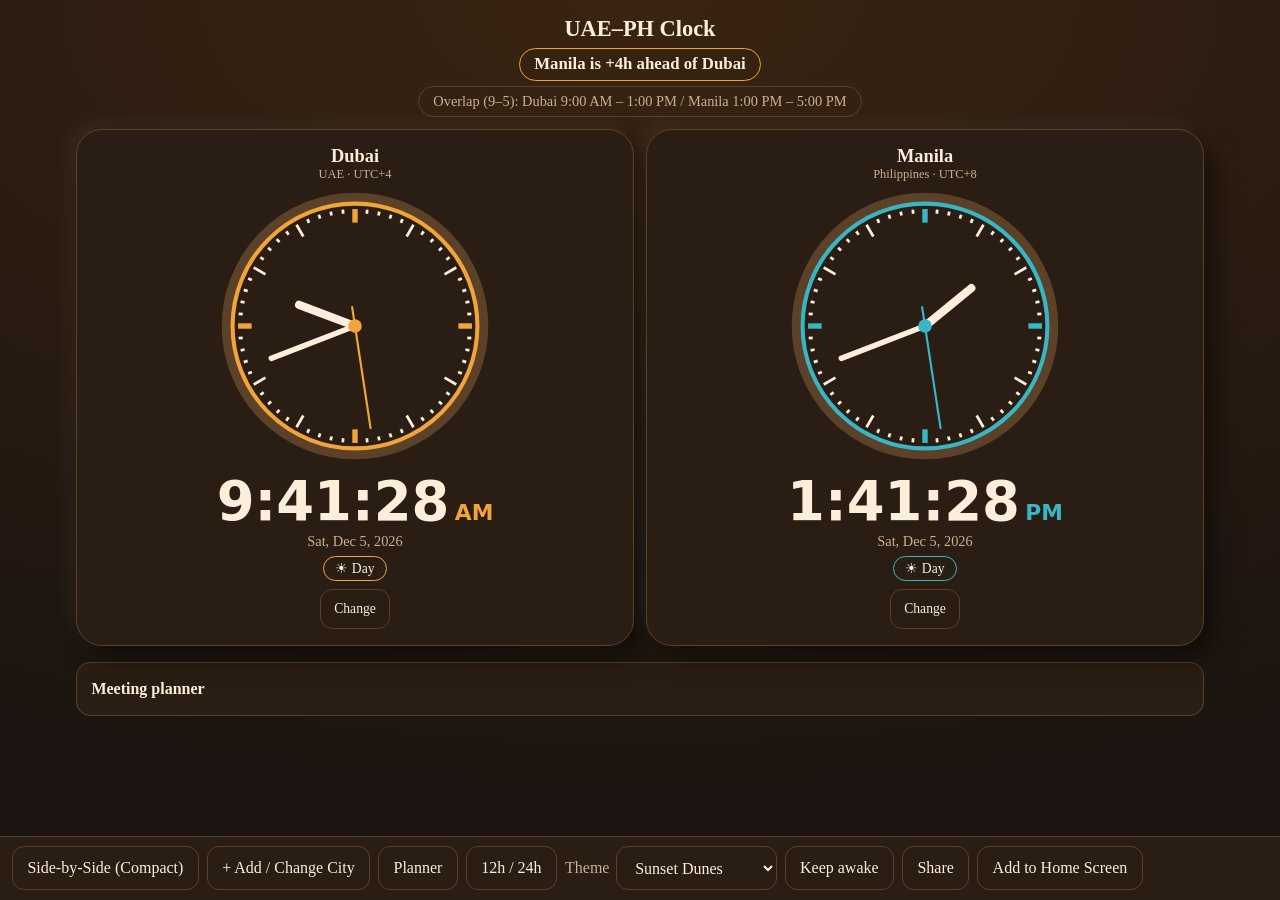
<file: index.html>
<!doctype html>
<html lang="en">
<head>
<meta charset="utf-8">
<meta name="viewport" content="width=device-width, initial-scale=1, viewport-fit=cover">
<title>UAE–PH Clock · Dubai and Manila time</title>
<meta name="description" content="Live UAE (GST, UTC+4) and Philippine (PHT, UTC+8) time side by side. Works offline.">
<meta name="theme-color" content="#1b1410">
<meta name="apple-mobile-web-app-capable" content="yes">
<meta name="mobile-web-app-capable" content="yes">
<meta name="apple-mobile-web-app-status-bar-style" content="black-translucent">
<meta name="apple-mobile-web-app-title" content="UAE-PH Clock">
<link rel="manifest" href="manifest.webmanifest">
<link rel="icon" href="favicon.svg" type="image/svg+xml">
<link rel="icon" href="favicon.ico" sizes="any">
<link rel="icon" type="image/png" sizes="32x32" href="icons/favicon-32x32.png">
<link rel="icon" type="image/png" sizes="16x16" href="icons/favicon-16x16.png">
<link rel="apple-touch-icon" href="apple-touch-icon.png">
<link rel="canonical" href="https://esp046-cyber.github.io/uae-ph-clock/">
<meta property="og:site_name" content="UAE–PH Clock">
<meta property="og:image:alt" content="Two analog clocks showing Dubai and Manila time">
<meta name="twitter:image:alt" content="Two analog clocks showing Dubai and Manila time">
<meta property="og:type" content="website">
<meta property="og:title" content="UAE–PH Clock">
<meta property="og:description" content="Dubai and Manila time, side by side. Install it, use it offline.">
<meta property="og:url" content="https://esp046-cyber.github.io/uae-ph-clock/">
<meta property="og:image" content="https://esp046-cyber.github.io/uae-ph-clock/assets/og-image.png?v=2">
<meta property="og:image:width" content="1200"><meta property="og:image:height" content="630">
<meta name="twitter:card" content="summary_large_image">
<meta name="twitter:title" content="UAE–PH Clock">
<meta name="twitter:description" content="Dubai and Manila time, side by side.">
<meta name="twitter:image" content="https://esp046-cyber.github.io/uae-ph-clock/assets/og-image.png?v=2">
<script>try{var s=JSON.parse(localStorage.getItem("uaeph")||"{}");document.documentElement.dataset.theme=s.theme||"dunes";document.documentElement.dataset.view=s.view||"side";document.documentElement.dataset.h24=s.h24?"1":"0"}catch(e){document.documentElement.dataset.theme="dunes"}</script>
<link rel="stylesheet" href="css/styles.css">
</head>
<body>
<main>
  <header class="top"><h1>UAE–PH Clock</h1>
    <p id="diff" class="pill" aria-live="polite"></p><p id="overlap" class="pill sub"></p></header>
  <section id="clocks" class="clocks" aria-label="World clocks"></section>
  <details id="planner" class="planner"><summary>Meeting planner</summary>
    <label for="slider">Drag to pick a time in your first city</label>
    <input id="slider" type="range" min="0" max="1425" step="15" value="720">
    <ul id="sOut" aria-live="polite"></ul><button id="sNow">Reset to now</button></details>
  <div id="installBanner" class="banner" hidden><span id="installMsg">Install this clock on your device.</span><button id="installBtn">Install</button><button id="installX" aria-label="Dismiss">×</button></div>
</main>
<nav class="bar" aria-label="Controls">
  <button id="view">Side-by-Side (Compact)</button>
  <button id="add">+ Add / Change City</button>
  <button id="plan">Planner</button>
  <button id="fmt" aria-pressed="false">12h / 24h</button>
  <label class="sel">Theme
    <select id="theme"><option value="dunes">Sunset Dunes</option><option value="azure">Tropical Azure</option><option value="neon">Cyberpunk Neon</option><option value="glass">Frosted Glass</option><option value="swiss">Swiss Minimal</option><option value="sun">Direct Sunlight</option><option value="amoled">AMOLED Black</option></select></label>
  <button id="wake" aria-pressed="false">Keep awake</button>
  <button id="share">Share</button>
  <button id="help">Add to Home Screen</button>
</nav>
<dialog id="cityDlg"><h3>Choose a city</h3><p id="cityHint" class="hint"></p>
  <input id="q" type="search" placeholder="Search city or country" aria-label="Search cities" autocomplete="off">
  <ul id="cityList"></ul><button id="cityX">Close</button></dialog>
<dialog id="dlg"><h3>Add to your iPhone Home Screen</h3>
<ol><li>Open this page in <b>Safari</b>.</li><li>Tap <b>Share</b>, then <b>Add to Home Screen</b>.</li><li>Open it from the Home Screen. It runs full screen and works offline.</li></ol>
<p><b>StandBy:</b> turn on <i>Settings → StandBy</i>, then charge your iPhone sideways. Use <i>Keep awake</i> for a desk clock.</p>
<p><b>Android / desktop Chrome:</b> use the Install button when it appears, or the browser menu.</p>
<button id="dlgx">Got it</button></dialog>
<div id="toast" role="status"></div>
<script src="js/clock.js"></script><script src="js/app.js"></script><script src="js/pwa.js"></script>
</body></html>
</file>
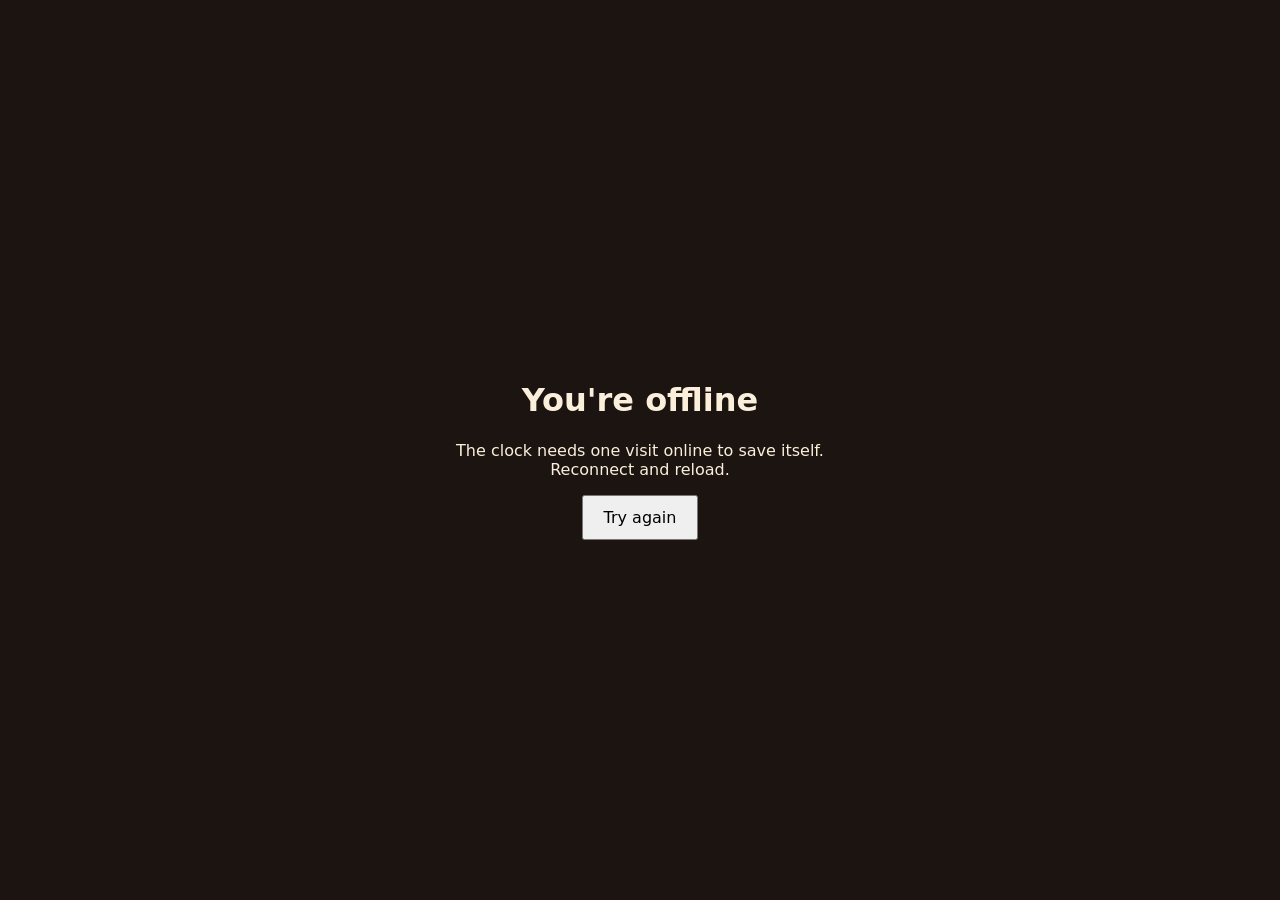
<file: offline.html>
<!doctype html><meta charset="utf-8"><meta name="viewport" content="width=device-width,initial-scale=1"><title>Offline</title>
<body style="font-family:system-ui;background:#1b1410;color:#fbefdc;display:grid;place-items:center;min-height:100vh;text-align:center;margin:0"><div><h1>You're offline</h1><p>The clock needs one visit online to save itself.<br>Reconnect and reload.</p><button onclick="location.reload()" style="font:inherit;padding:.7rem 1.2rem">Try again</button></div>
</file>
<file: css/styles.css>
:root{--bg:#1b1410;--bg2:#3a2412;--fg:#fbefdc;--mut:#c9b192;--card:#2a1d14;--bd:#5a4128;--a1:#f0a43a;--a2:#38b6c4;--hand:#fbefdc;--r:26px;--shadow:12px 12px 28px #0007,-8px -8px 20px #ffffff0d;--font:"Iowan Old Style","Palatino Linotype",Palatino,Georgia,serif;--num:ui-rounded,"SF Pro Rounded","Avenir Next",system-ui,sans-serif}
[data-theme=azure]{--bg:#06222c;--bg2:#0b4a5a;--fg:#e6fbff;--mut:#8cc6d1;--card:#0a303c;--bd:#1d6372;--a1:#38c6d9;--a2:#ffd166;--hand:#e6fbff}
[data-theme=neon]{--bg:#0a0a0f;--bg2:#12101e;--fg:#e8f9ff;--mut:#7f8aa3;--card:#0e0e16;--bd:#252540;--a1:#00f3ff;--a2:#ff0055;--hand:#e8f9ff;--shadow:0 0 24px #00f3ff22;--num:ui-monospace,Menlo,Consolas,monospace}
[data-theme=glass]{--bg:#1d2b64;--bg2:#6a3093;--fg:#fff;--mut:#e0d6ff;--card:#ffffff22;--bd:#ffffff40;--a1:#ffd6a5;--a2:#a0f0ff;--hand:#fff;--shadow:0 8px 32px #0004}
[data-theme=glass] body{background:linear-gradient(130deg,#1d2b64,#6a3093,#f8a07a,#1d2b64);background-size:300% 300%;animation:mesh 24s ease infinite}
[data-theme=glass] .card{backdrop-filter:blur(20px);-webkit-backdrop-filter:blur(20px)}
@keyframes mesh{50%{background-position:100% 50%}}
[data-theme=swiss]{--bg:#f2f2ef;--bg2:#f2f2ef;--fg:#111;--mut:#555;--card:#f2f2ef;--bd:#111;--a1:#e30613;--a2:#e30613;--hand:#111;--shadow:none;--r:0px;--font:"Helvetica Neue",Helvetica,Arial,sans-serif;--num:"Helvetica Neue",Helvetica,Arial,sans-serif}
[data-theme=sun]{--bg:#fff;--bg2:#fff;--fg:#000;--mut:#000;--card:#fff;--bd:#000;--a1:#000;--a2:#000;--hand:#000;--shadow:none;--font:system-ui,sans-serif;--num:system-ui,sans-serif}
[data-theme=sun] .card{border:4px solid #000}[data-theme=sun] *{font-weight:800}
[data-theme=amoled]{--bg:#000;--bg2:#000;--fg:#bda27a;--mut:#6e6350;--card:#000;--bd:#333;--a1:#c98a2b;--a2:#4f9a6a;--hand:#bda27a;--shadow:none}
*{box-sizing:border-box;margin:0}
body{min-height:100vh;min-height:100dvh;background:radial-gradient(120% 90% at 50% 0,var(--bg2),var(--bg));color:var(--fg);font-family:var(--font);padding:env(safe-area-inset-top) env(safe-area-inset-right) calc(5rem + env(safe-area-inset-bottom)) env(safe-area-inset-left)}
[data-theme=swiss] body,[data-theme=sun] body,[data-theme=amoled] body{background:var(--bg)}
main{max-width:72rem;margin:auto;padding:.75rem}
.top{text-align:center;padding:.25rem 0 .75rem;display:grid;gap:.35rem;justify-items:center}
h1{font-size:clamp(1rem,3.5vw,1.4rem)}
.pill{display:inline-block;max-width:100%;padding:.35rem .9rem;border:1px solid var(--a1);border-radius:99px;font-weight:600;font-size:clamp(.85rem,3.4vw,1.05rem)}
.pill.sub{border-color:var(--bd);color:var(--mut);font-weight:400;font-size:clamp(.72rem,3vw,.9rem)}
.clocks{display:grid;gap:.75rem;grid-template-columns:repeat(var(--n,2),1fr)}
.card{background:var(--card);border:1px solid var(--bd);border-radius:var(--r);box-shadow:var(--shadow);padding:1rem;text-align:center;--ac:var(--a1);min-width:0}
.card:nth-child(even){--ac:var(--a2)}
h2{font-size:1.15rem}h2 small{display:block;color:var(--mut);font-weight:400;font-size:.78rem}
.dial{width:min(100%,17rem);margin:.5rem auto;display:block;overflow:visible}
.hand{transform-origin:100px 100px}
.face{fill:var(--card);stroke:var(--ac);stroke-width:3}.bezel{fill:none;stroke:var(--bd);stroke-width:8}
.tick{stroke:var(--fg);stroke-width:2}.tick.big{stroke:var(--ac);stroke-width:4}
.hand{stroke:var(--hand);stroke-linecap:round}.sec{stroke:var(--ac)}
.digital{font-family:var(--num);font-size:clamp(2rem,6vw,3.4rem);font-weight:700;font-variant-numeric:tabular-nums;white-space:nowrap}
.digital i{font-size:.4em;font-style:normal;margin-left:.25em;color:var(--ac)}
.date{color:var(--mut);font-size:.9rem}
.badge{display:inline-block;margin-top:.4rem;padding:.2rem .7rem;border:1px solid var(--ac);border-radius:99px;font-size:.85rem}
.acts{display:flex;gap:.4rem;justify-content:center;margin-top:.5rem}.acts button{min-height:40px;padding:.3rem .8rem;font-size:.85rem}
.planner{margin-top:1rem;border:1px solid var(--bd);border-radius:14px;padding:.25rem .9rem;background:var(--card)}
.planner summary{min-height:44px;display:flex;align-items:center;cursor:pointer;font-weight:600}
.planner input{width:100%;height:44px;accent-color:var(--a1)}
.planner label{color:var(--mut);font-size:.85rem}
.planner ul{list-style:none;padding:0;margin:.5rem 0 .75rem;display:grid;gap:.4rem}
.planner li{display:flex;justify-content:space-between;font-size:1.05rem}.planner em{color:var(--a1);font-style:normal;font-size:.8rem}
.planner button{margin-bottom:.75rem}
.bar{position:fixed;inset:auto 0 0 0;display:flex;gap:.5rem;overflow-x:auto;padding:.6rem .75rem calc(.6rem + env(safe-area-inset-bottom));background:var(--card);border-top:1px solid var(--bd);-webkit-overflow-scrolling:touch}
.bar>*{flex:none;white-space:nowrap}
button,select,input[type=search]{font:inherit;color:var(--fg);background:transparent;border:1px solid var(--bd);border-radius:12px;padding:.55rem .9rem;min-height:44px;cursor:pointer}
button[aria-pressed=true]{background:var(--a1);color:var(--bg)}
button:disabled{opacity:.4;cursor:default}
.sel{display:flex;align-items:center;gap:.4rem;color:var(--mut)}select{background:var(--card)}
:focus-visible{outline:3px solid var(--a1);outline-offset:2px}[data-theme=sun] :focus-visible{outline-color:#000}
.banner{display:flex;gap:.5rem;align-items:center;justify-content:center;flex-wrap:wrap;margin-top:1rem;padding:.75rem;border:1px dashed var(--bd);border-radius:14px}.banner[hidden]{display:none}
dialog{width:min(92vw,26rem);max-height:85dvh;border:1px solid var(--bd);border-radius:var(--r);background:var(--card);color:var(--fg);padding:1.25rem;line-height:1.5}
dialog::backdrop{background:#0009}dialog ol{padding-left:1.2rem;margin:.75rem 0}dialog p{margin-bottom:.75rem}
#q{width:100%;margin:.5rem 0;cursor:text;background:var(--bg)}.hint{color:var(--mut);font-size:.85rem}
#cityList{list-style:none;padding:0;max-height:45dvh;overflow:auto;margin-bottom:.75rem}
#cityList button{width:100%;text-align:left;border:0;border-bottom:1px solid var(--bd);border-radius:0}
#cityList small{color:var(--mut);margin-left:.4rem}.rg{font-weight:700;color:var(--a1);padding:.6rem 0 .2rem;font-size:.85rem}
#toast{position:fixed;left:50%;bottom:calc(5.5rem + env(safe-area-inset-bottom));transform:translateX(-50%);background:var(--fg);color:var(--bg);padding:.5rem 1rem;border-radius:99px;opacity:0;transition:opacity .2s;pointer-events:none;max-width:90vw}#toast.on{opacity:1}
/* Phones: two columns, compact dials, no scrolling needed */
@media(max-width:720px){
  .clocks{grid-template-columns:repeat(2,1fr);gap:.5rem}
  .card{padding:.6rem .4rem;border-radius:calc(var(--r) * .7)}
  h2{font-size:1rem}h2 small{font-size:.68rem}
  .dial{width:min(100%,150px);margin:.35rem auto}
  .digital{font-size:clamp(1.5rem,7.6vw,2.2rem)}
  .date{font-size:.75rem}.badge{font-size:.75rem}
  [data-n="3"] .dial,[data-n="4"] .dial{width:min(100%,105px)}
  [data-n="3"] .date,[data-n="4"] .date{display:none}
  [data-n="3"] .acts,[data-n="4"] .acts{margin-top:.25rem}
  [data-view=stack] .clocks{grid-template-columns:1fr}
  [data-view=stack] .dial{width:min(100%,17rem)}
  [data-view=stack] .digital{font-size:clamp(2.2rem,12vw,3.4rem)}
  [data-view=stack] .date,[data-view=stack] .badge{font-size:.9rem}
  [data-view=stack][data-n="3"] .date,[data-view=stack][data-n="4"] .date{display:block}
}
/* Landscape phones: always side by side, one row */
@media(orientation:landscape) and (max-height:600px){
  .clocks,[data-view=stack] .clocks{grid-template-columns:repeat(var(--n,2),1fr)}
  .dial,[data-view=stack] .dial{width:min(100%,32vh)}
  .digital,[data-view=stack] .digital{font-size:clamp(1.3rem,6vh,2rem)}
  .top{display:flex;flex-wrap:wrap;gap:.4rem;justify-content:center}h1{display:none}
  .date{display:none}.card{padding:.4rem}.acts{margin-top:.2rem}
}
@media(prefers-reduced-motion:reduce){*{animation:none!important;transition:none!important}}
@media(prefers-contrast:more){:root{--bd:currentColor}}
</file>
